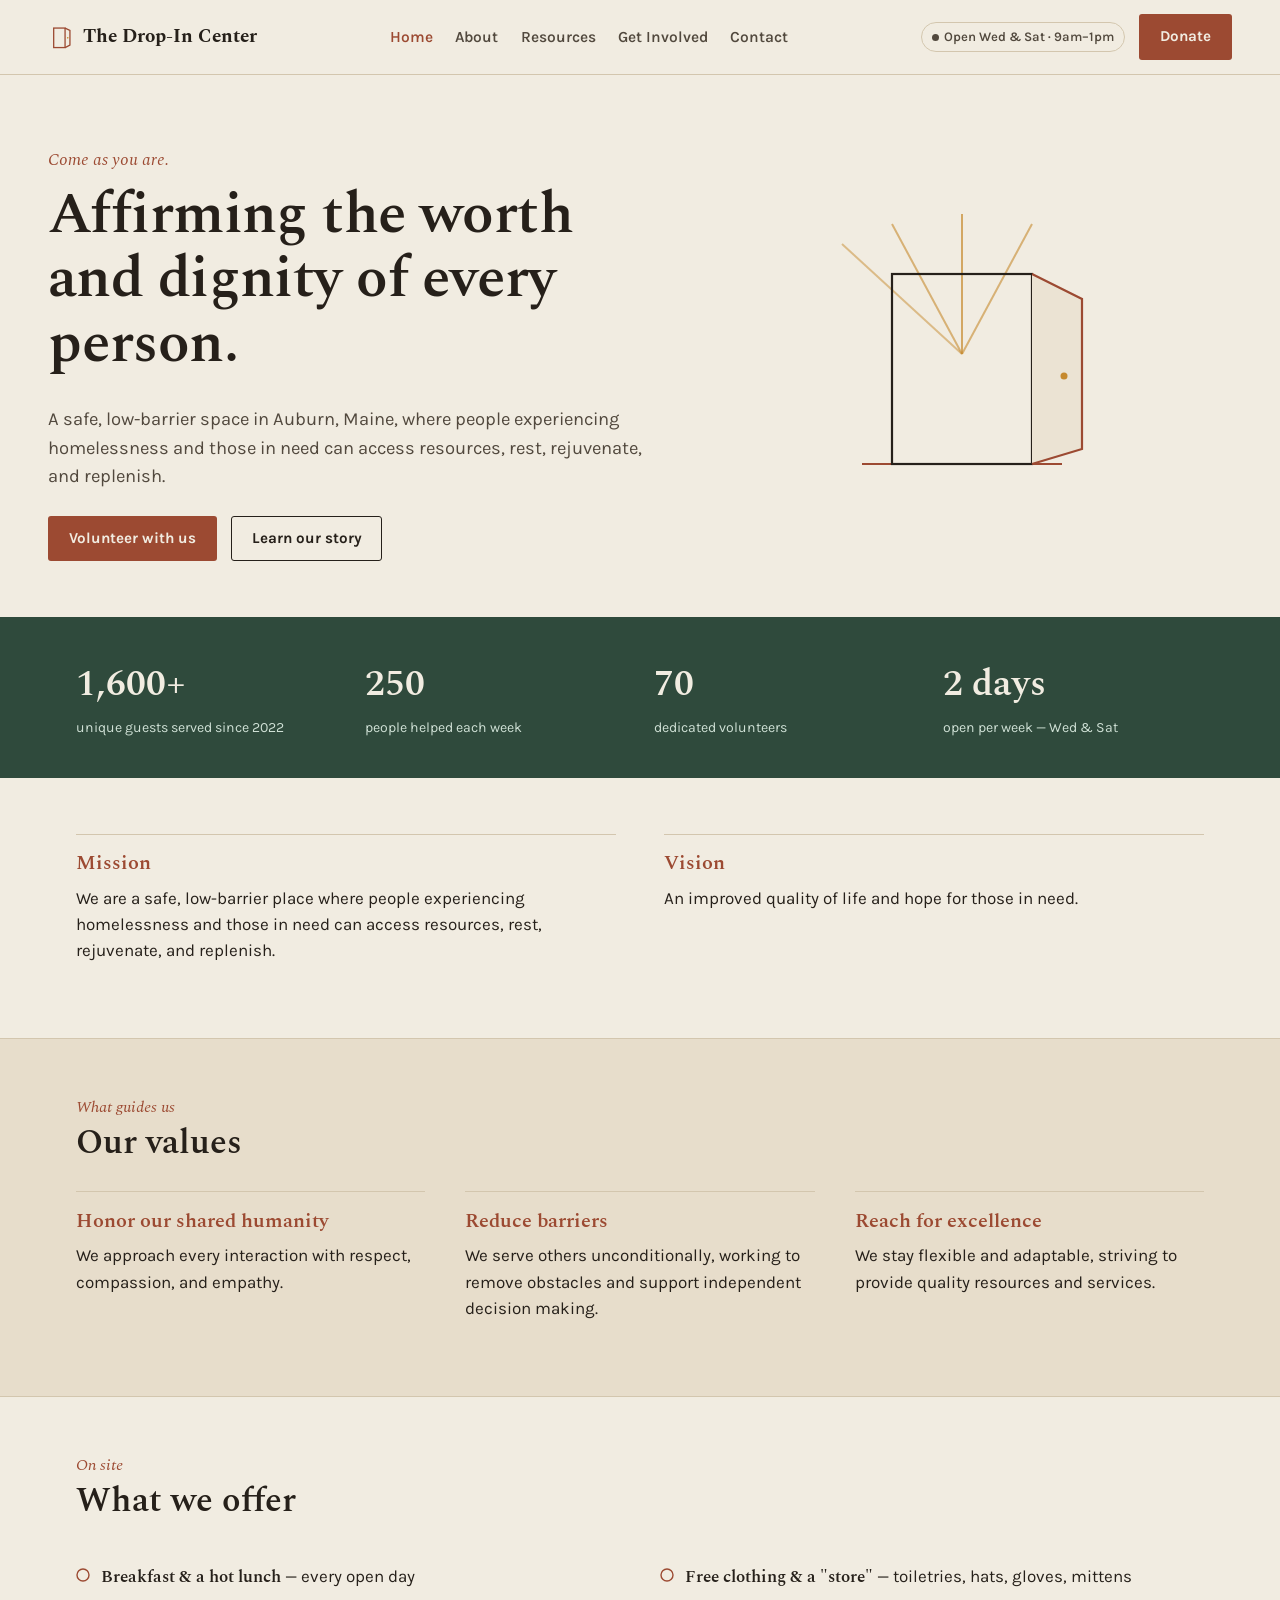
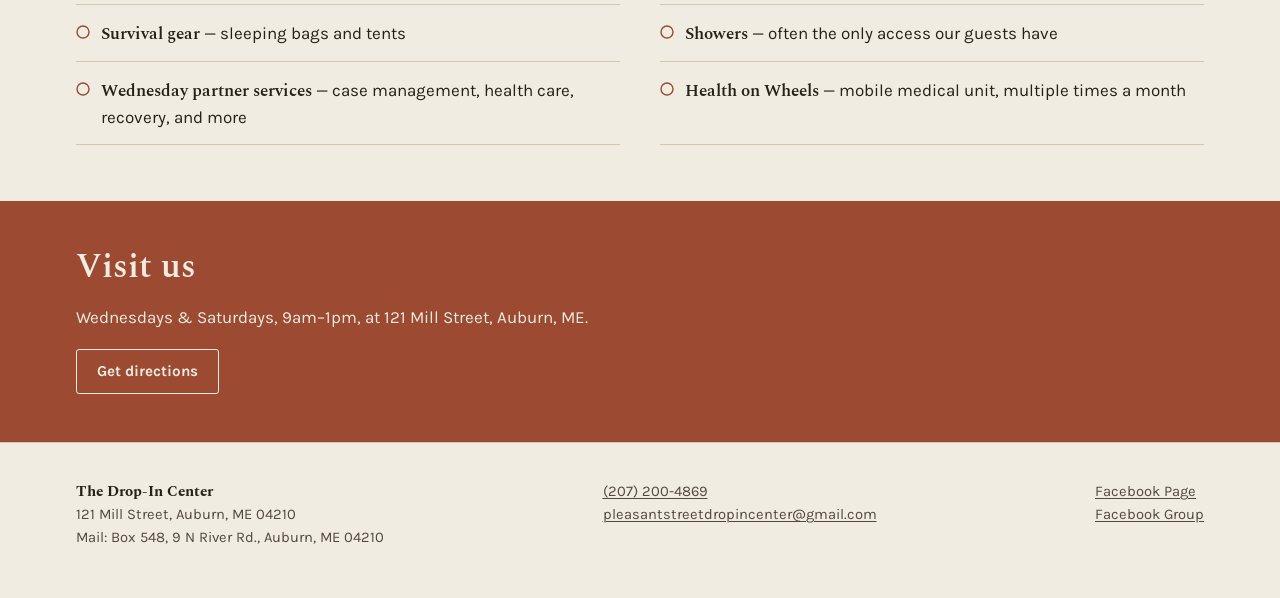
<file: index.html>
<!DOCTYPE html>
<html lang="en">
<head>
<meta charset="UTF-8">
<meta name="viewport" content="width=device-width, initial-scale=1">
<title>The Drop-In Center — Auburn, Maine</title>
<meta name="description" content="A low-barrier space in Auburn, Maine where people experiencing homelessness can access food, clothing, showers, and community resources. Open Wednesdays and Saturdays, 9am–1pm.">
<link rel="stylesheet" href="styles.css">
</head>
<body>
<a class="skip-link" href="#main">Skip to content</a>

<header class="site">
  <div class="wrap nav-row">
    <a class="wordmark" href="index.html">
      <svg viewBox="0 0 32 32" aria-hidden="true"><rect x="7" y="5" width="14" height="24" fill="none" stroke="#9C4A32" stroke-width="1.6"/><path d="M21 5 L27 8 L27 26 L21 29" fill="none" stroke="#9C4A32" stroke-width="1.6"/><circle cx="24.3" cy="17" r="1" fill="#C68A2E"/></svg>
      The Drop-In Center
    </a>
    <nav class="primary" aria-label="Primary">
      <a href="index.html" aria-current="page">Home</a>
      <a href="about.html">About</a>
      <a href="resources.html">Resources</a>
      <a href="get-involved.html">Get Involved</a>
      <a href="contact.html">Contact</a>
    </nav>
    <div class="nav-actions">
      <span class="status-pill" data-status-pill><span class="dot" aria-hidden="true"></span>Wed &amp; Sat, 9am–1pm</span>
      <a class="btn btn-brick" href="https://www.thedrop-incenter.org/donate">Donate</a>
    </div>
  </div>
</header>

<main id="main">

  <div class="wrap hero">
    <div>
      <p class="eyebrow-line">Come as you are.</p>
      <h1>Affirming the worth and dignity of every person.</h1>
      <p class="lede">A safe, low-barrier space in Auburn, Maine, where people experiencing homelessness and those in need can access resources, rest, rejuvenate, and replenish.</p>
      <div class="cta-row">
        <a class="btn btn-brick" href="get-involved.html">Volunteer with us</a>
        <a class="btn btn-line" href="about.html">Learn our story</a>
      </div>
    </div>
    <svg class="door-art" viewBox="0 0 320 300" role="img" aria-labelledby="doorTitle">
      <title id="doorTitle">Illustration of an open doorway with light spilling out</title>
      <g class="ray" opacity="0"><path d="M160 150 L40 40" stroke="#C68A2E" stroke-width="2" opacity="0.5"/></g>
      <g class="ray" opacity="0"><path d="M160 150 L90 20" stroke="#C68A2E" stroke-width="2" opacity="0.6"/></g>
      <g class="ray" opacity="0"><path d="M160 150 L160 10" stroke="#C68A2E" stroke-width="2" opacity="0.7"/></g>
      <g class="ray" opacity="0"><path d="M160 150 L230 20" stroke="#C68A2E" stroke-width="2" opacity="0.6"/></g>
      <path d="M60 260 L260 260" stroke="#9C4A32" stroke-width="2"/>
      <rect x="90" y="70" width="140" height="190" fill="none" stroke="#26201A" stroke-width="2.2"/>
      <path d="M230 70 L280 95 L280 245 L230 260" fill="#EBE3D3" stroke="#9C4A32" stroke-width="2.2"/>
      <circle cx="262" cy="172" r="3.5" fill="#C68A2E"/>
      <path d="M90 70 L230 70" stroke="#26201A" stroke-width="2.2"/>
    </svg>
  </div>

  <div class="stat-band">
    <div class="wrap stat-grid">
      <div><span class="num">1,600+</span><span class="label">unique guests served since 2022</span></div>
      <div><span class="num">250</span><span class="label">people helped each week</span></div>
      <div><span class="num">70</span><span class="label">dedicated volunteers</span></div>
      <div><span class="num">2 days</span><span class="label">open per week — Wed &amp; Sat</span></div>
    </div>
  </div>

  <section class="block">
    <div class="wrap two-col">
      <div class="value-item">
        <h3>Mission</h3>
        <p>We are a safe, low-barrier place where people experiencing homelessness and those in need can access resources, rest, rejuvenate, and replenish.</p>
      </div>
      <div class="value-item">
        <h3>Vision</h3>
        <p>An improved quality of life and hope for those in need.</p>
      </div>
    </div>
  </section>

  <section class="block tint bordered">
    <div class="wrap">
      <div class="section-head">
        <span class="kicker">What guides us</span>
        <h2>Our values</h2>
      </div>
      <div class="three-col">
        <div class="value-item">
          <h3>Honor our shared humanity</h3>
          <p>We approach every interaction with respect, compassion, and empathy.</p>
        </div>
        <div class="value-item">
          <h3>Reduce barriers</h3>
          <p>We serve others unconditionally, working to remove obstacles and support independent decision making.</p>
        </div>
        <div class="value-item">
          <h3>Reach for excellence</h3>
          <p>We stay flexible and adaptable, striving to provide quality resources and services.</p>
        </div>
      </div>
    </div>
  </section>

  <section class="block bordered">
    <div class="wrap">
      <div class="section-head">
        <span class="kicker">On site</span>
        <h2>What we offer</h2>
      </div>
      <ul class="offer-list">
        <li><svg viewBox="0 0 14 14" aria-hidden="true"><circle cx="7" cy="7" r="6" fill="none" stroke="#9C4A32" stroke-width="1.4"/></svg> <span><strong>Breakfast &amp; a hot lunch</strong> — every open day</span></li>
        <li><svg viewBox="0 0 14 14" aria-hidden="true"><circle cx="7" cy="7" r="6" fill="none" stroke="#9C4A32" stroke-width="1.4"/></svg> <span><strong>Free clothing &amp; a "store"</strong> — toiletries, hats, gloves, mittens</span></li>
        <li><svg viewBox="0 0 14 14" aria-hidden="true"><circle cx="7" cy="7" r="6" fill="none" stroke="#9C4A32" stroke-width="1.4"/></svg> <span><strong>Survival gear</strong> — sleeping bags and tents</span></li>
        <li><svg viewBox="0 0 14 14" aria-hidden="true"><circle cx="7" cy="7" r="6" fill="none" stroke="#9C4A32" stroke-width="1.4"/></svg> <span><strong>Showers</strong> — often the only access our guests have</span></li>
        <li><svg viewBox="0 0 14 14" aria-hidden="true"><circle cx="7" cy="7" r="6" fill="none" stroke="#9C4A32" stroke-width="1.4"/></svg> <span><strong>Wednesday partner services</strong> — case management, health care, recovery, and more</span></li>
        <li><svg viewBox="0 0 14 14" aria-hidden="true"><circle cx="7" cy="7" r="6" fill="none" stroke="#9C4A32" stroke-width="1.4"/></svg> <span><strong>Health on Wheels</strong> — mobile medical unit, multiple times a month</span></li>
      </ul>
    </div>
  </section>

  <div class="visit-band">
    <div class="wrap">
      <h2>Visit us</h2>
      <p class="lede">Wednesdays &amp; Saturdays, 9am–1pm, at 121 Mill Street, Auburn, ME.</p>
      <div class="cta-row">
        <a class="btn" style="border:1.5px solid var(--paper); color:var(--paper);" href="contact.html">Get directions</a>
      </div>
    </div>
  </div>

</main>

<footer class="site">
  <div class="wrap foot-grid">
    <div>
      <strong style="color:var(--ink); font-family:var(--serif);">The Drop-In Center</strong><br>
      121 Mill Street, Auburn, ME 04210<br>
      Mail: Box 548, 9 N River Rd., Auburn, ME 04210
    </div>
    <div>
      <a href="tel:2072004869">(207) 200-4869</a><br>
      <a href="mailto:pleasantstreetdropincenter@gmail.com">pleasantstreetdropincenter@gmail.com</a>
    </div>
    <div>
      <a href="https://www.facebook.com/pleasantstreetdropincenter">Facebook Page</a><br>
      <a href="https://www.facebook.com/groups/716529479663868">Facebook Group</a>
    </div>
  </div>
</footer>

<script src="status.js"></script>
</body>
</html>
</file>
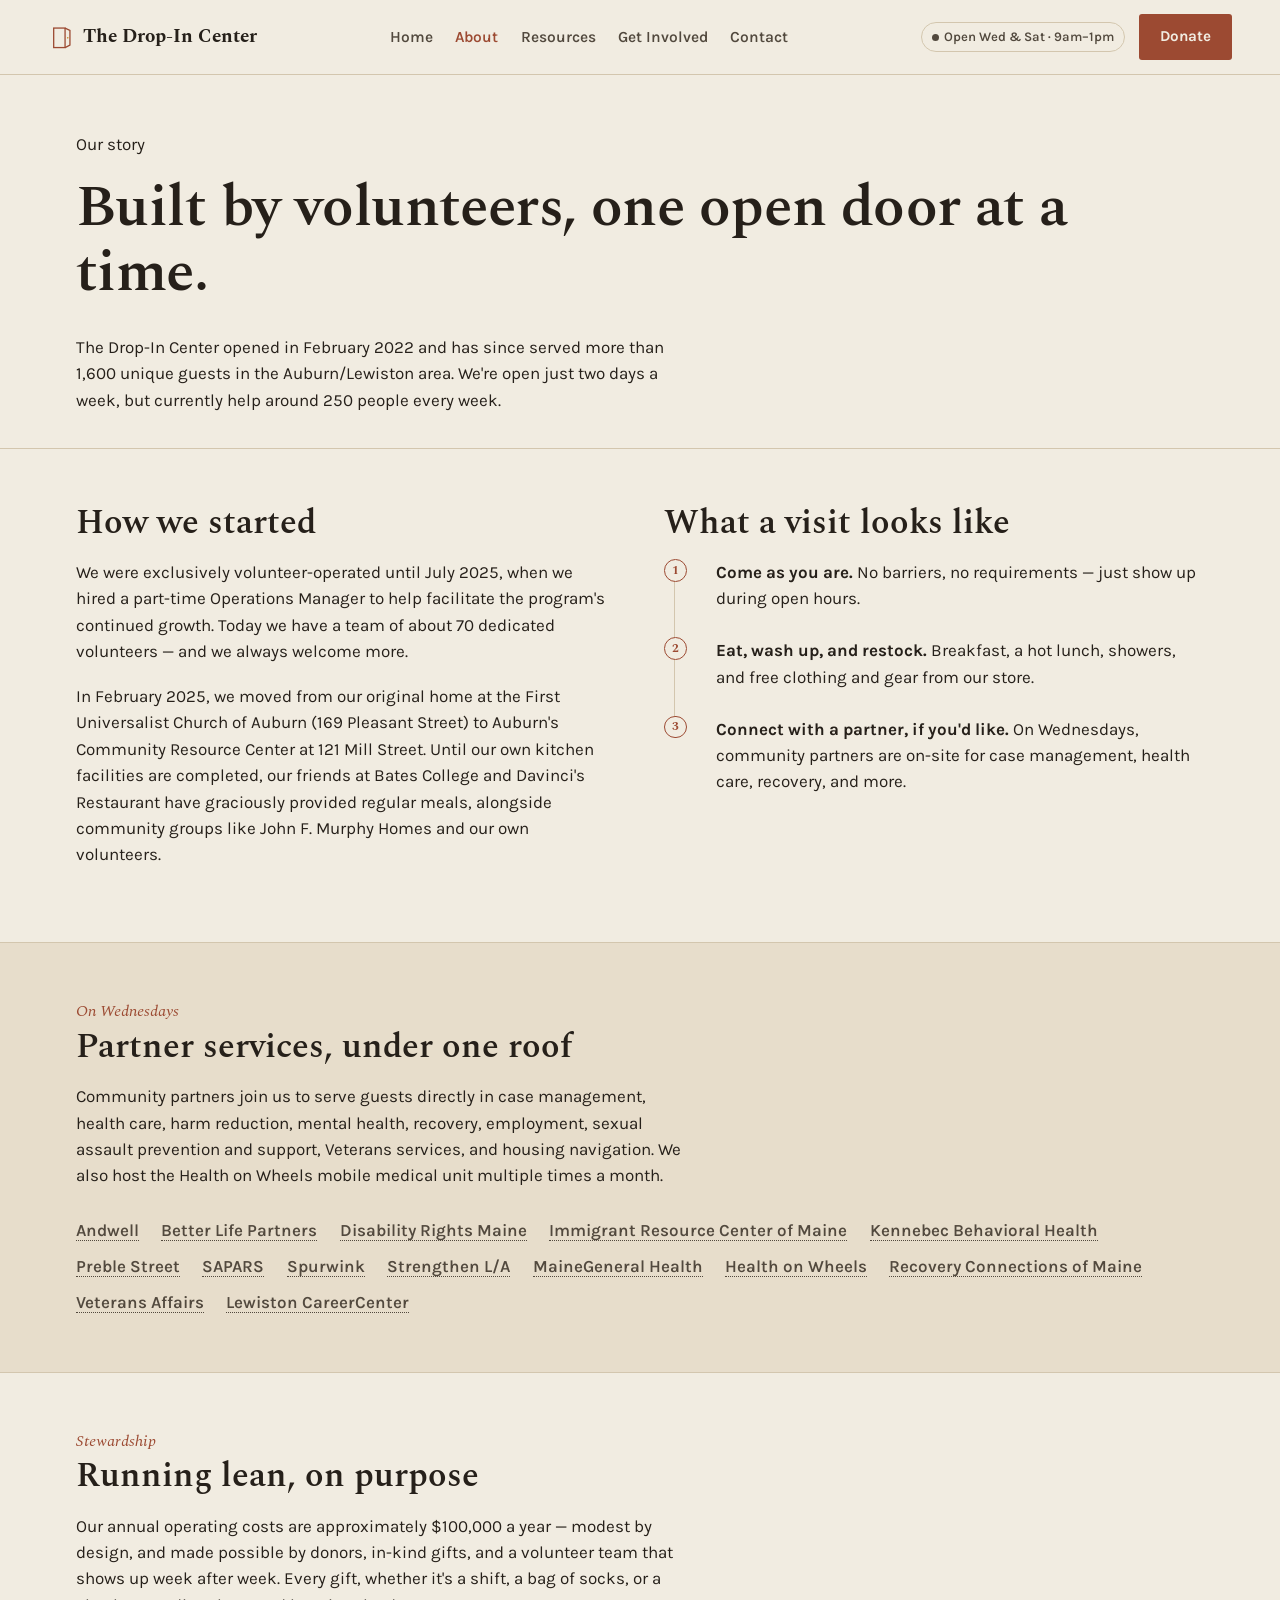
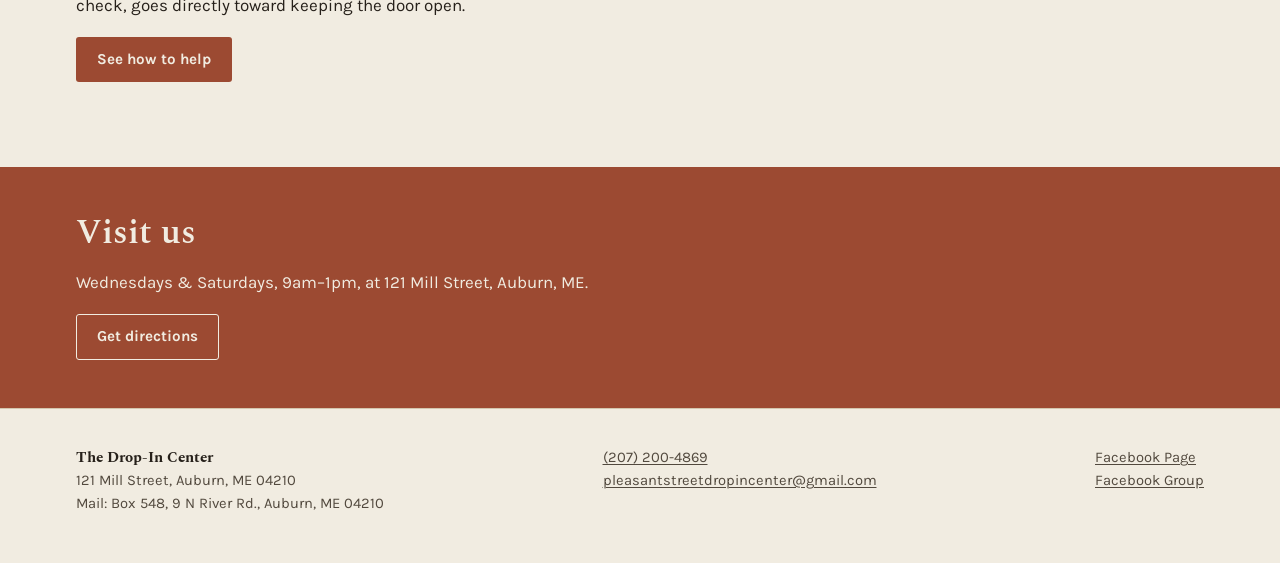
<file: about.html>
<!DOCTYPE html>
<html lang="en">
<head>
<meta charset="UTF-8">
<meta name="viewport" content="width=device-width, initial-scale=1">
<title>About — The Drop-In Center</title>
<meta name="description" content="The Drop-In Center's story: opened in 2022, moved to Auburn's Community Resource Center in 2025, and now served by a part-time Operations Manager and about 70 volunteers.">
<link rel="stylesheet" href="styles.css">
</head>
<body>
<a class="skip-link" href="#main">Skip to content</a>

<header class="site">
  <div class="wrap nav-row">
    <a class="wordmark" href="index.html">
      <svg viewBox="0 0 32 32" aria-hidden="true"><rect x="7" y="5" width="14" height="24" fill="none" stroke="#9C4A32" stroke-width="1.6"/><path d="M21 5 L27 8 L27 26 L21 29" fill="none" stroke="#9C4A32" stroke-width="1.6"/><circle cx="24.3" cy="17" r="1" fill="#C68A2E"/></svg>
      The Drop-In Center
    </a>
    <nav class="primary" aria-label="Primary">
      <a href="index.html">Home</a>
      <a href="about.html" aria-current="page">About</a>
      <a href="resources.html">Resources</a>
      <a href="get-involved.html">Get Involved</a>
      <a href="contact.html">Contact</a>
    </nav>
    <div class="nav-actions">
      <span class="status-pill" data-status-pill><span class="dot" aria-hidden="true"></span>Wed &amp; Sat, 9am–1pm</span>
      <a class="btn btn-brick" href="https://www.thedrop-incenter.org/donate">Donate</a>
    </div>
  </div>
</header>

<main id="main">

  <section class="block" style="padding-bottom:1rem;">
    <div class="wrap">
      <p class="eyebrow-line">Our story</p>
      <h1>Built by volunteers, one open door at a time.</h1>
      <p class="lede">The Drop-In Center opened in February 2022 and has since served more than 1,600 unique guests in the Auburn/Lewiston area. We're open just two days a week, but currently help around 250 people every week.</p>
    </div>
  </section>

  <section class="block bordered">
    <div class="wrap two-col">
      <div>
        <h2>How we started</h2>
        <p>We were exclusively volunteer-operated until July 2025, when we hired a part-time Operations Manager to help facilitate the program's continued growth. Today we have a team of about 70 dedicated volunteers — and we always welcome more.</p>
        <p>In February 2025, we moved from our original home at the First Universalist Church of Auburn (169 Pleasant Street) to Auburn's Community Resource Center at 121 Mill Street. Until our own kitchen facilities are completed, our friends at Bates College and Davinci's Restaurant have graciously provided regular meals, alongside community groups like John F. Murphy Homes and our own volunteers.</p>
      </div>
      <div>
        <h2>What a visit looks like</h2>
        <ol class="sequence">
          <li><strong>Come as you are.</strong> No barriers, no requirements — just show up during open hours.</li>
          <li><strong>Eat, wash up, and restock.</strong> Breakfast, a hot lunch, showers, and free clothing and gear from our store.</li>
          <li><strong>Connect with a partner, if you'd like.</strong> On Wednesdays, community partners are on-site for case management, health care, recovery, and more.</li>
        </ol>
      </div>
    </div>
  </section>

  <section class="block tint bordered">
    <div class="wrap">
      <div class="section-head">
        <span class="kicker">On Wednesdays</span>
        <h2>Partner services, under one roof</h2>
        <p>Community partners join us to serve guests directly in case management, health care, harm reduction, mental health, recovery, employment, sexual assault prevention and support, Veterans services, and housing navigation. We also host the Health on Wheels mobile medical unit multiple times a month.</p>
      </div>
      <ul class="partner-list">
        <li><a href="https://andwell.org/health-services/cct/">Andwell</a></li>
        <li><a href="https://betterlifepartners.com/">Better Life Partners</a></li>
        <li><a href="https://drme.org/">Disability Rights Maine</a></li>
        <li><a href="https://ircofmaine.org/">Immigrant Resource Center of Maine</a></li>
        <li><a href="https://www.kbhmaine.org/">Kennebec Behavioral Health</a></li>
        <li><a href="https://www.preblestreet.org/">Preble Street</a></li>
        <li><a href="https://www.sapars.org/">SAPARS</a></li>
        <li><a href="https://spurwink.org/">Spurwink</a></li>
        <li><a href="https://strengthenla.org/">Strengthen L/A</a></li>
        <li><a href="https://www.mainegeneral.org/about-us/community-health/harm-reduction/">MaineGeneral Health</a></li>
        <li><a href="https://mainefamilyplanning.org/health-on-wheels/">Health on Wheels</a></li>
        <li><a href="https://recoveryconnectionsme.com/">Recovery Connections of Maine</a></li>
        <li><a href="https://www.va.gov/homeless/">Veterans Affairs</a></li>
        <li><a href="https://www.mainecareercenter.com/">Lewiston CareerCenter</a></li>
      </ul>
    </div>
  </section>

  <section class="block bordered">
    <div class="wrap">
      <div class="section-head">
        <span class="kicker">Stewardship</span>
        <h2>Running lean, on purpose</h2>
        <p>Our annual operating costs are approximately $100,000 a year — modest by design, and made possible by donors, in-kind gifts, and a volunteer team that shows up week after week. Every gift, whether it's a shift, a bag of socks, or a check, goes directly toward keeping the door open.</p>
        <a class="btn btn-brick" href="get-involved.html">See how to help</a>
      </div>
    </div>
  </section>

  <div class="visit-band">
    <div class="wrap">
      <h2>Visit us</h2>
      <p class="lede">Wednesdays &amp; Saturdays, 9am–1pm, at 121 Mill Street, Auburn, ME.</p>
      <div class="cta-row">
        <a class="btn" style="border:1.5px solid var(--paper); color:var(--paper);" href="contact.html">Get directions</a>
      </div>
    </div>
  </div>

</main>

<footer class="site">
  <div class="wrap foot-grid">
    <div>
      <strong style="color:var(--ink); font-family:var(--serif);">The Drop-In Center</strong><br>
      121 Mill Street, Auburn, ME 04210<br>
      Mail: Box 548, 9 N River Rd., Auburn, ME 04210
    </div>
    <div>
      <a href="tel:2072004869">(207) 200-4869</a><br>
      <a href="mailto:pleasantstreetdropincenter@gmail.com">pleasantstreetdropincenter@gmail.com</a>
    </div>
    <div>
      <a href="https://www.facebook.com/pleasantstreetdropincenter">Facebook Page</a><br>
      <a href="https://www.facebook.com/groups/716529479663868">Facebook Group</a>
    </div>
  </div>
</footer>

<script src="status.js"></script>
</body>
</html>
</file>
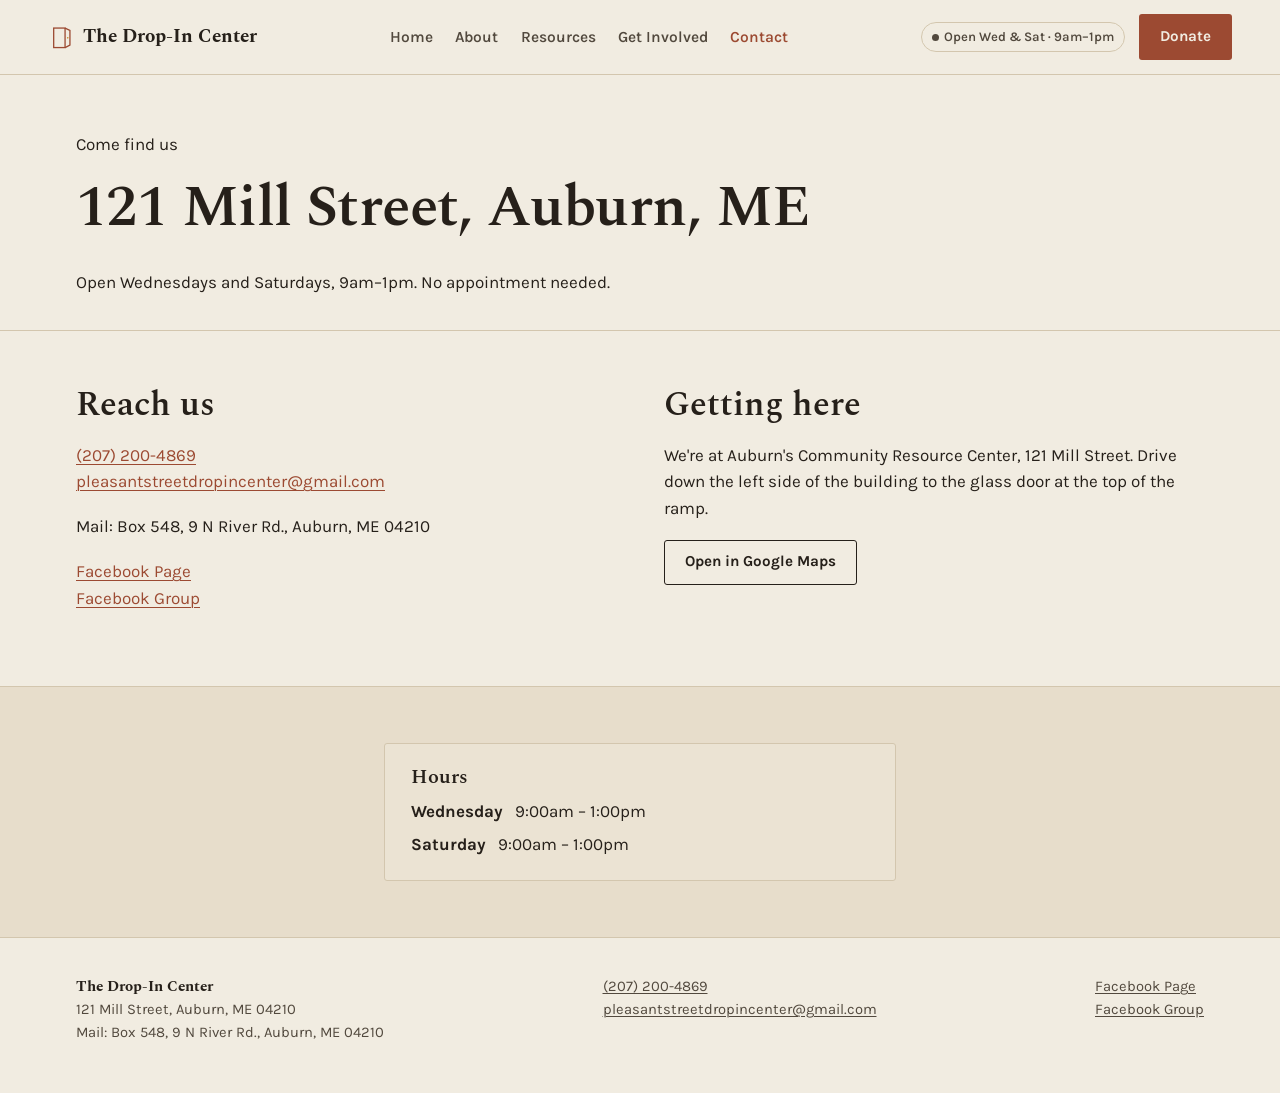
<file: contact.html>
<!DOCTYPE html>
<html lang="en">
<head>
<meta charset="UTF-8">
<meta name="viewport" content="width=device-width, initial-scale=1">
<title>Contact — The Drop-In Center</title>
<meta name="description" content="Visit The Drop-In Center at 121 Mill Street, Auburn, Maine — open Wednesdays and Saturdays, 9am–1pm.">
<link rel="stylesheet" href="styles.css">
</head>
<body>
<a class="skip-link" href="#main">Skip to content</a>

<header class="site">
  <div class="wrap nav-row">
    <a class="wordmark" href="index.html">
      <svg viewBox="0 0 32 32" aria-hidden="true"><rect x="7" y="5" width="14" height="24" fill="none" stroke="#9C4A32" stroke-width="1.6"/><path d="M21 5 L27 8 L27 26 L21 29" fill="none" stroke="#9C4A32" stroke-width="1.6"/><circle cx="24.3" cy="17" r="1" fill="#C68A2E"/></svg>
      The Drop-In Center
    </a>
    <nav class="primary" aria-label="Primary">
      <a href="index.html">Home</a>
      <a href="about.html">About</a>
      <a href="resources.html">Resources</a>
      <a href="get-involved.html">Get Involved</a>
      <a href="contact.html" aria-current="page">Contact</a>
    </nav>
    <div class="nav-actions">
      <span class="status-pill" data-status-pill><span class="dot" aria-hidden="true"></span>Wed &amp; Sat, 9am–1pm</span>
      <a class="btn btn-brick" href="https://www.thedrop-incenter.org/donate">Donate</a>
    </div>
  </div>
</header>

<main id="main">

  <section class="block" style="padding-bottom:1rem;">
    <div class="wrap">
      <p class="eyebrow-line">Come find us</p>
      <h1>121 Mill Street, Auburn, ME</h1>
      <p class="lede">Open Wednesdays and Saturdays, 9am–1pm. No appointment needed.</p>
    </div>
  </section>

  <section class="block bordered">
    <div class="wrap two-col">
      <div>
        <h2>Reach us</h2>
        <p><a href="tel:2072004869">(207) 200-4869</a><br>
        <a href="mailto:pleasantstreetdropincenter@gmail.com">pleasantstreetdropincenter@gmail.com</a></p>
        <p>Mail: Box 548, 9 N River Rd., Auburn, ME 04210</p>
        <p><a href="https://www.facebook.com/pleasantstreetdropincenter">Facebook Page</a><br>
        <a href="https://www.facebook.com/groups/716529479663868">Facebook Group</a></p>
      </div>
      <div>
        <h2>Getting here</h2>
        <p>We're at Auburn's Community Resource Center, 121 Mill Street. Drive down the left side of the building to the glass door at the top of the ramp.</p>
        <a class="btn btn-line" href="https://maps.app.goo.gl/B2y8VgGGbKL4268x7">Open in Google Maps</a>
      </div>
    </div>
  </section>

  <section class="block tint bordered">
    <div class="wrap resource-card" style="max-width:32rem;">
      <h3 style="margin-top:0;">Hours</h3>
      <p style="margin-bottom:0.4rem;"><strong>Wednesday</strong> &nbsp; 9:00am – 1:00pm</p>
      <p style="margin-bottom:0;"><strong>Saturday</strong> &nbsp; 9:00am – 1:00pm</p>
    </div>
  </section>

</main>

<footer class="site">
  <div class="wrap foot-grid">
    <div>
      <strong style="color:var(--ink); font-family:var(--serif);">The Drop-In Center</strong><br>
      121 Mill Street, Auburn, ME 04210<br>
      Mail: Box 548, 9 N River Rd., Auburn, ME 04210
    </div>
    <div>
      <a href="tel:2072004869">(207) 200-4869</a><br>
      <a href="mailto:pleasantstreetdropincenter@gmail.com">pleasantstreetdropincenter@gmail.com</a>
    </div>
    <div>
      <a href="https://www.facebook.com/pleasantstreetdropincenter">Facebook Page</a><br>
      <a href="https://www.facebook.com/groups/716529479663868">Facebook Group</a>
    </div>
  </div>
</footer>

<script src="status.js"></script>
</body>
</html>
</file>
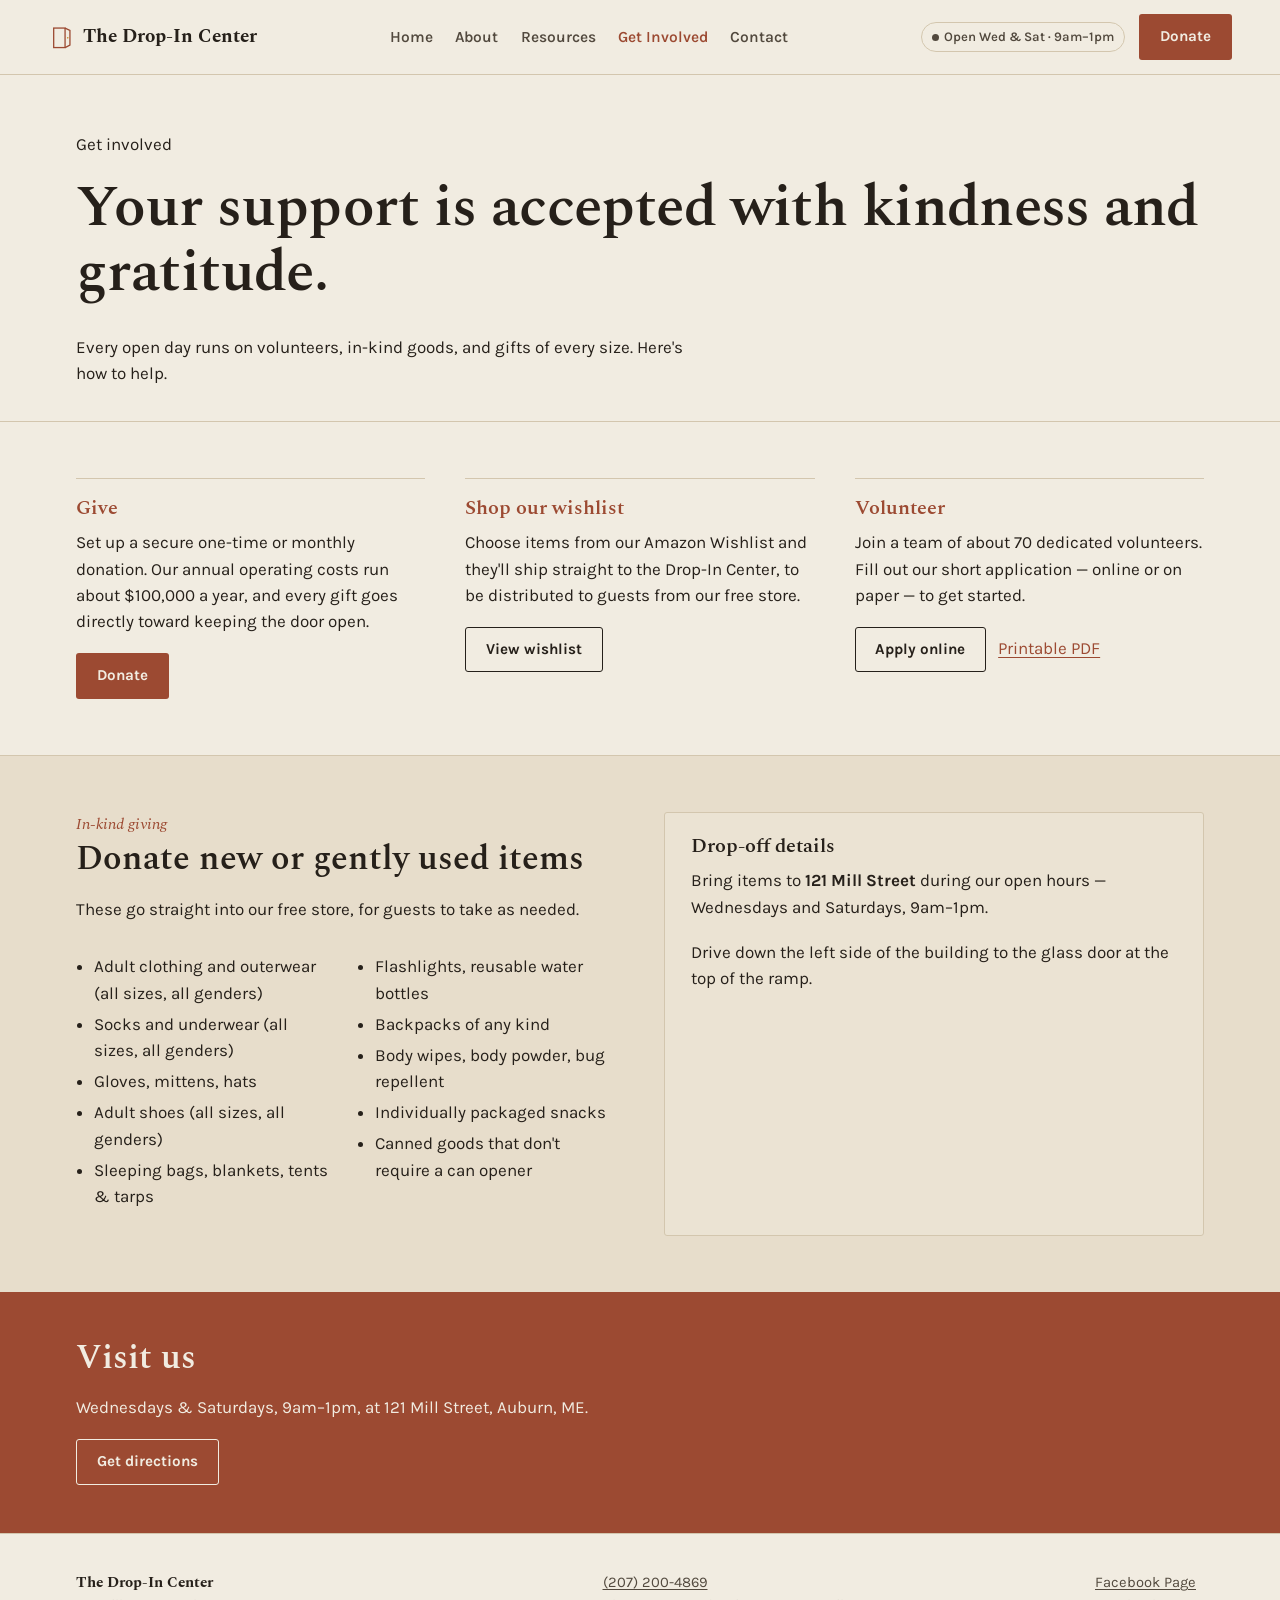
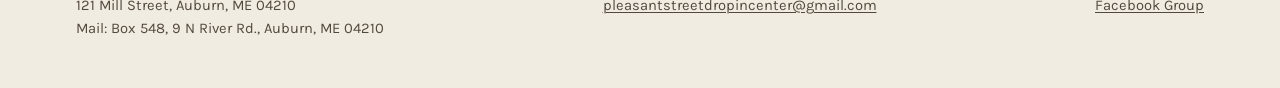
<file: get-involved.html>
<!DOCTYPE html>
<html lang="en">
<head>
<meta charset="UTF-8">
<meta name="viewport" content="width=device-width, initial-scale=1">
<title>Get Involved — The Drop-In Center</title>
<meta name="description" content="Volunteer, donate, or give in-kind items to The Drop-In Center in Auburn, Maine.">
<link rel="stylesheet" href="styles.css">
</head>
<body>
<a class="skip-link" href="#main">Skip to content</a>

<header class="site">
  <div class="wrap nav-row">
    <a class="wordmark" href="index.html">
      <svg viewBox="0 0 32 32" aria-hidden="true"><rect x="7" y="5" width="14" height="24" fill="none" stroke="#9C4A32" stroke-width="1.6"/><path d="M21 5 L27 8 L27 26 L21 29" fill="none" stroke="#9C4A32" stroke-width="1.6"/><circle cx="24.3" cy="17" r="1" fill="#C68A2E"/></svg>
      The Drop-In Center
    </a>
    <nav class="primary" aria-label="Primary">
      <a href="index.html">Home</a>
      <a href="about.html">About</a>
      <a href="resources.html">Resources</a>
      <a href="get-involved.html" aria-current="page">Get Involved</a>
      <a href="contact.html">Contact</a>
    </nav>
    <div class="nav-actions">
      <span class="status-pill" data-status-pill><span class="dot" aria-hidden="true"></span>Wed &amp; Sat, 9am–1pm</span>
      <a class="btn btn-brick" href="https://www.thedrop-incenter.org/donate">Donate</a>
    </div>
  </div>
</header>

<main id="main">

  <section class="block" style="padding-bottom:1rem;">
    <div class="wrap">
      <p class="eyebrow-line">Get involved</p>
      <h1>Your support is accepted with kindness and gratitude.</h1>
      <p class="lede">Every open day runs on volunteers, in-kind goods, and gifts of every size. Here's how to help.</p>
    </div>
  </section>

  <section class="block bordered">
    <div class="wrap three-col">
      <div class="value-item">
        <h3>Give</h3>
        <p>Set up a secure one-time or monthly donation. Our annual operating costs run about $100,000 a year, and every gift goes directly toward keeping the door open.</p>
        <a class="btn btn-brick" href="https://www.thedrop-incenter.org/donate">Donate</a>
      </div>
      <div class="value-item">
        <h3>Shop our wishlist</h3>
        <p>Choose items from our Amazon Wishlist and they'll ship straight to the Drop-In Center, to be distributed to guests from our free store.</p>
        <a class="btn btn-line" href="https://www.amazon.com/hz/wishlist/ls/2NQD7D8H6L6H7?ref_=wl_share">View wishlist</a>
      </div>
      <div class="value-item">
        <h3>Volunteer</h3>
        <p>Join a team of about 70 dedicated volunteers. Fill out our short application — online or on paper — to get started.</p>
        <a class="btn btn-line" href="https://forms.gle/aZ3QqwRjTPQt4UV96">Apply online</a>
        &nbsp; <a href="https://www.thedrop-incenter.org/s/DIC-volunteer-application-updated-7192026.pdf">Printable PDF</a>
      </div>
    </div>
  </section>

  <section class="block tint bordered">
    <div class="wrap two-col">
      <div>
        <div class="section-head">
          <span class="kicker">In-kind giving</span>
          <h2>Donate new or gently used items</h2>
          <p>These go straight into our free store, for guests to take as needed.</p>
        </div>
        <ul class="item-list">
          <li>Adult clothing and outerwear (all sizes, all genders)</li>
          <li>Socks and underwear (all sizes, all genders)</li>
          <li>Gloves, mittens, hats</li>
          <li>Adult shoes (all sizes, all genders)</li>
          <li>Sleeping bags, blankets, tents &amp; tarps</li>
          <li>Flashlights, reusable water bottles</li>
          <li>Backpacks of any kind</li>
          <li>Body wipes, body powder, bug repellent</li>
          <li>Individually packaged snacks</li>
          <li>Canned goods that don't require a can opener</li>
        </ul>
      </div>
      <div class="resource-card">
        <h3 style="margin-top:0;">Drop-off details</h3>
        <p>Bring items to <strong>121 Mill Street</strong> during our open hours — Wednesdays and Saturdays, 9am–1pm.</p>
        <p style="margin-bottom:0;">Drive down the left side of the building to the glass door at the top of the ramp.</p>
      </div>
    </div>
  </section>

  <div class="visit-band">
    <div class="wrap">
      <h2>Visit us</h2>
      <p class="lede">Wednesdays &amp; Saturdays, 9am–1pm, at 121 Mill Street, Auburn, ME.</p>
      <div class="cta-row">
        <a class="btn" style="border:1.5px solid var(--paper); color:var(--paper);" href="contact.html">Get directions</a>
      </div>
    </div>
  </div>

</main>

<footer class="site">
  <div class="wrap foot-grid">
    <div>
      <strong style="color:var(--ink); font-family:var(--serif);">The Drop-In Center</strong><br>
      121 Mill Street, Auburn, ME 04210<br>
      Mail: Box 548, 9 N River Rd., Auburn, ME 04210
    </div>
    <div>
      <a href="tel:2072004869">(207) 200-4869</a><br>
      <a href="mailto:pleasantstreetdropincenter@gmail.com">pleasantstreetdropincenter@gmail.com</a>
    </div>
    <div>
      <a href="https://www.facebook.com/pleasantstreetdropincenter">Facebook Page</a><br>
      <a href="https://www.facebook.com/groups/716529479663868">Facebook Group</a>
    </div>
  </div>
</footer>

<script src="status.js"></script>
</body>
</html>
</file>
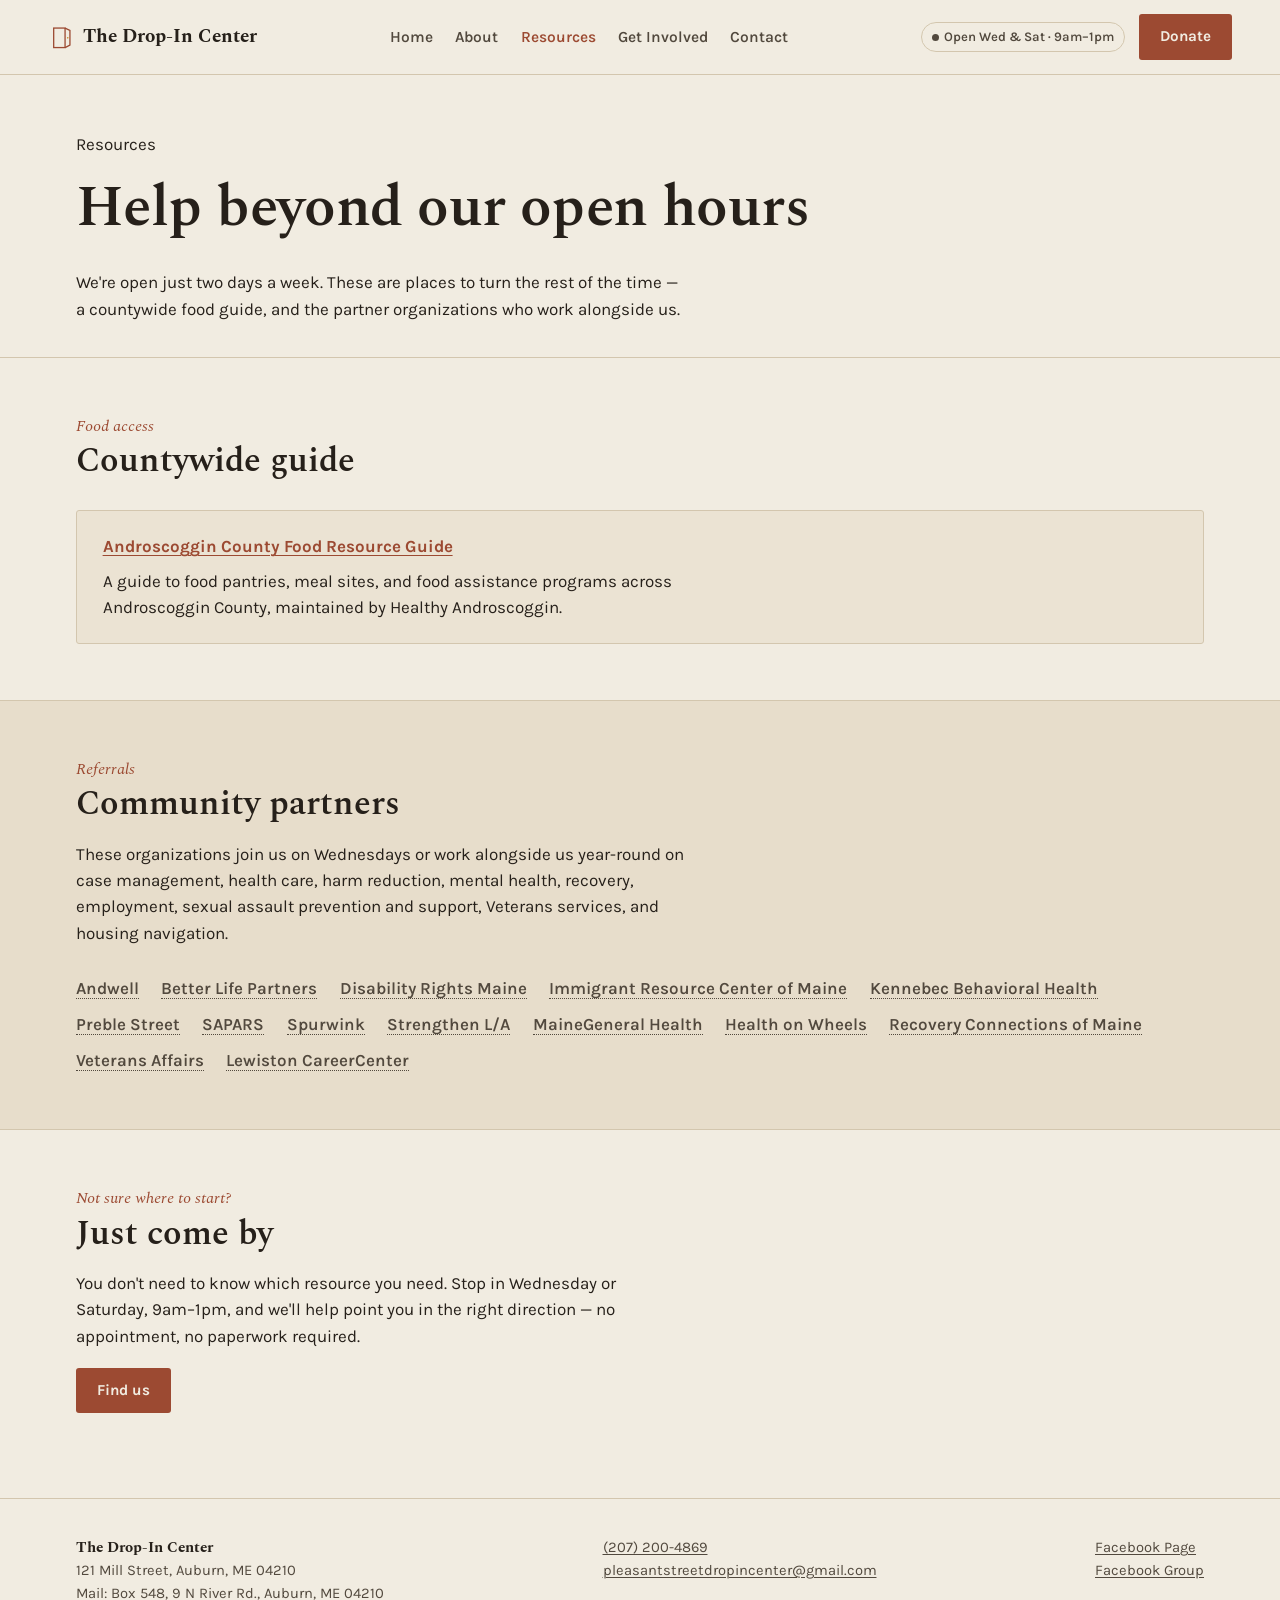
<file: resources.html>
<!DOCTYPE html>
<html lang="en">
<head>
<meta charset="UTF-8">
<meta name="viewport" content="width=device-width, initial-scale=1">
<title>Resources — The Drop-In Center</title>
<meta name="description" content="Referral resources from The Drop-In Center, including a countywide food resource guide and our community partner network.">
<link rel="stylesheet" href="styles.css">
</head>
<body>
<a class="skip-link" href="#main">Skip to content</a>

<header class="site">
  <div class="wrap nav-row">
    <a class="wordmark" href="index.html">
      <svg viewBox="0 0 32 32" aria-hidden="true"><rect x="7" y="5" width="14" height="24" fill="none" stroke="#9C4A32" stroke-width="1.6"/><path d="M21 5 L27 8 L27 26 L21 29" fill="none" stroke="#9C4A32" stroke-width="1.6"/><circle cx="24.3" cy="17" r="1" fill="#C68A2E"/></svg>
      The Drop-In Center
    </a>
    <nav class="primary" aria-label="Primary">
      <a href="index.html">Home</a>
      <a href="about.html">About</a>
      <a href="resources.html" aria-current="page">Resources</a>
      <a href="get-involved.html">Get Involved</a>
      <a href="contact.html">Contact</a>
    </nav>
    <div class="nav-actions">
      <span class="status-pill" data-status-pill><span class="dot" aria-hidden="true"></span>Wed &amp; Sat, 9am–1pm</span>
      <a class="btn btn-brick" href="https://www.thedrop-incenter.org/donate">Donate</a>
    </div>
  </div>
</header>

<main id="main">

  <section class="block" style="padding-bottom:1rem;">
    <div class="wrap">
      <p class="eyebrow-line">Resources</p>
      <h1>Help beyond our open hours</h1>
      <p class="lede">We're open just two days a week. These are places to turn the rest of the time — a countywide food guide, and the partner organizations who work alongside us.</p>
    </div>
  </section>

  <section class="block bordered">
    <div class="wrap">
      <div class="section-head">
        <span class="kicker">Food access</span>
        <h2>Countywide guide</h2>
      </div>
      <div class="resource-card">
        <a href="https://healthyandroscoggin.org/andro-county-food-resources">Androscoggin County Food Resource Guide</a>
        <p style="margin-top:0.5rem; margin-bottom:0;">A guide to food pantries, meal sites, and food assistance programs across Androscoggin County, maintained by Healthy Androscoggin.</p>
      </div>
    </div>
  </section>

  <section class="block tint bordered">
    <div class="wrap">
      <div class="section-head">
        <span class="kicker">Referrals</span>
        <h2>Community partners</h2>
        <p>These organizations join us on Wednesdays or work alongside us year-round on case management, health care, harm reduction, mental health, recovery, employment, sexual assault prevention and support, Veterans services, and housing navigation.</p>
      </div>
      <ul class="partner-list">
        <li><a href="https://andwell.org/health-services/cct/">Andwell</a></li>
        <li><a href="https://betterlifepartners.com/">Better Life Partners</a></li>
        <li><a href="https://drme.org/">Disability Rights Maine</a></li>
        <li><a href="https://ircofmaine.org/">Immigrant Resource Center of Maine</a></li>
        <li><a href="https://www.kbhmaine.org/">Kennebec Behavioral Health</a></li>
        <li><a href="https://www.preblestreet.org/">Preble Street</a></li>
        <li><a href="https://www.sapars.org/">SAPARS</a></li>
        <li><a href="https://spurwink.org/">Spurwink</a></li>
        <li><a href="https://strengthenla.org/">Strengthen L/A</a></li>
        <li><a href="https://www.mainegeneral.org/about-us/community-health/harm-reduction/">MaineGeneral Health</a></li>
        <li><a href="https://mainefamilyplanning.org/health-on-wheels/">Health on Wheels</a></li>
        <li><a href="https://recoveryconnectionsme.com/">Recovery Connections of Maine</a></li>
        <li><a href="https://www.va.gov/homeless/">Veterans Affairs</a></li>
        <li><a href="https://www.mainecareercenter.com/">Lewiston CareerCenter</a></li>
      </ul>
    </div>
  </section>

  <section class="block bordered">
    <div class="wrap">
      <div class="section-head">
        <span class="kicker">Not sure where to start?</span>
        <h2>Just come by</h2>
        <p>You don't need to know which resource you need. Stop in Wednesday or Saturday, 9am–1pm, and we'll help point you in the right direction — no appointment, no paperwork required.</p>
        <a class="btn btn-brick" href="contact.html">Find us</a>
      </div>
    </div>
  </section>

</main>

<footer class="site">
  <div class="wrap foot-grid">
    <div>
      <strong style="color:var(--ink); font-family:var(--serif);">The Drop-In Center</strong><br>
      121 Mill Street, Auburn, ME 04210<br>
      Mail: Box 548, 9 N River Rd., Auburn, ME 04210
    </div>
    <div>
      <a href="tel:2072004869">(207) 200-4869</a><br>
      <a href="mailto:pleasantstreetdropincenter@gmail.com">pleasantstreetdropincenter@gmail.com</a>
    </div>
    <div>
      <a href="https://www.facebook.com/pleasantstreetdropincenter">Facebook Page</a><br>
      <a href="https://www.facebook.com/groups/716529479663868">Facebook Group</a>
    </div>
  </div>
</footer>

<script src="status.js"></script>
</body>
</html>
</file>
<file: styles.css>
/* The Drop-In Center — shared styles
   Palette drawn from Auburn/Lewiston's brick mill buildings and Maine pine,
   with a warm lamplight gold standing in for the "open door" the center offers. */

@import url('https://fonts.googleapis.com/css2?family=Spectral:wght@400;500;600;700&family=Karla:wght@400;500;600;700&display=swap');

:root {
  --paper: #F1ECE1;
  --paper-dim: #E7DDCB;
  --card: #EBE3D3;
  --ink: #26201A;
  --ink-soft: #52493E;
  --brick: #9C4A32;
  --brick-dark: #7C3A26;
  --pine: #2F4A3C;
  --pine-dark: #21362B;
  --gold: #C68A2E;
  --line: #D3C6AE;

  --serif: 'Spectral', Georgia, 'Times New Roman', serif;
  --sans: 'Karla', -apple-system, BlinkMacSystemFont, 'Segoe UI', sans-serif;

  --max: 74rem;
  --measure: 38rem;
}

* { box-sizing: border-box; }
html { scroll-behavior: smooth; }

body {
  margin: 0;
  background: var(--paper);
  color: var(--ink);
  font-family: var(--sans);
  font-size: 1.0625rem;
  line-height: 1.55;
  -webkit-font-smoothing: antialiased;
}

img, svg { max-width: 100%; display: block; }

a {
  color: var(--brick);
  text-decoration-thickness: 1px;
  text-underline-offset: 0.15em;
}
a:hover { color: var(--brick-dark); }

a:focus-visible, button:focus-visible {
  outline: 2px solid var(--pine);
  outline-offset: 3px;
}

h1, h2, h3 {
  font-family: var(--serif);
  font-weight: 600;
  line-height: 1.12;
  margin: 0 0 0.5em;
  color: var(--ink);
}

h1 { font-size: clamp(2.4rem, 5vw, 3.6rem); letter-spacing: -0.01em; }
h2 { font-size: clamp(1.6rem, 3vw, 2.1rem); }
h3 { font-size: 1.25rem; font-weight: 600; }

p { margin: 0 0 1.1em; max-width: var(--measure); }
p.wide { max-width: none; }

.skip-link {
  position: absolute;
  left: -999px;
  top: 0;
  background: var(--pine);
  color: var(--paper);
  padding: 0.75em 1.25em;
  z-index: 100;
}
.skip-link:focus { left: 1rem; top: 1rem; }

/* ---------- layout shell ---------- */
.wrap { max-width: var(--max); margin: 0 auto; padding: 0 1.75rem; }

header.site {
  position: sticky;
  top: 0;
  z-index: 20;
  background: rgba(241, 236, 225, 0.94);
  backdrop-filter: blur(6px);
  border-bottom: 1px solid var(--line);
}

.nav-row {
  display: flex;
  align-items: center;
  justify-content: space-between;
  gap: 1.25rem;
  padding: 0.9rem 0;
  flex-wrap: wrap;
}

.wordmark {
  font-family: var(--serif);
  font-weight: 700;
  font-size: 1.2rem;
  color: var(--ink);
  text-decoration: none;
  display: flex;
  align-items: center;
  gap: 0.55rem;
}
.wordmark svg { width: 26px; height: 26px; flex-shrink: 0; }

nav.primary {
  display: flex;
  align-items: center;
  gap: 1.4rem;
  flex-wrap: wrap;
}
nav.primary a {
  color: var(--ink-soft);
  text-decoration: none;
  font-weight: 600;
  font-size: 0.97rem;
}
nav.primary a:hover, nav.primary a[aria-current="page"] { color: var(--brick); }

.nav-actions { display: flex; align-items: center; gap: 0.9rem; }

.status-pill {
  display: inline-flex;
  align-items: center;
  gap: 0.4em;
  font-size: 0.82rem;
  font-weight: 600;
  padding: 0.32em 0.75em;
  border-radius: 99px;
  border: 1px solid var(--line);
  color: var(--ink-soft);
  white-space: nowrap;
}
.status-pill .dot {
  width: 7px; height: 7px; border-radius: 50%;
  background: var(--ink-soft);
}
.status-pill.is-open { border-color: var(--pine); color: var(--pine-dark); }
.status-pill.is-open .dot { background: var(--pine); }

.btn {
  display: inline-block;
  font-family: var(--sans);
  font-weight: 700;
  font-size: 0.95rem;
  padding: 0.65em 1.3em;
  border-radius: 3px;
  text-decoration: none;
  border: 1.5px solid transparent;
}
.btn-brick { background: var(--brick); color: var(--paper); }
.btn-brick:hover { background: var(--brick-dark); color: var(--paper); }
.btn-line { border-color: var(--ink); color: var(--ink); }
.btn-line:hover { border-color: var(--pine); color: var(--pine-dark); }

/* ---------- hero ---------- */
.hero {
  padding: 4.5rem 0 3.5rem;
  display: grid;
  grid-template-columns: 1.1fr 1fr;
  gap: 3rem;
  align-items: center;
}
.hero .eyebrow-line {
  font-family: var(--serif);
  font-style: italic;
  color: var(--brick);
  font-size: 1.05rem;
  margin-bottom: 0.6rem;
}
.hero p.lede { font-size: 1.15rem; color: var(--ink-soft); }
.hero .cta-row { display: flex; gap: 0.9rem; margin-top: 1.6rem; flex-wrap: wrap; }

.door-art { justify-self: center; width: min(100%, 320px); }
.door-art .ray { transform-origin: 160px 150px; }
@media (prefers-reduced-motion: no-preference) {
  .door-art .ray {
    animation: rayfade 2.4s ease-out both;
  }
  .door-art .ray:nth-child(2) { animation-delay: 0.08s; }
  .door-art .ray:nth-child(3) { animation-delay: 0.16s; }
  .door-art .ray:nth-child(4) { animation-delay: 0.24s; }
}
@keyframes rayfade {
  from { opacity: 0; transform: scaleY(0.4); }
  to { opacity: 1; transform: scaleY(1); }
}

/* ---------- stat band ---------- */
.stat-band {
  background: var(--pine);
  color: var(--paper);
  padding: 2.4rem 0;
}
.stat-grid {
  display: grid;
  grid-template-columns: repeat(4, 1fr);
  gap: 1.75rem;
}
.stat-grid .num {
  font-family: var(--serif);
  font-size: clamp(1.8rem, 3vw, 2.3rem);
  font-weight: 600;
  display: block;
}
.stat-grid .label {
  font-size: 0.88rem;
  color: #CFE0D5;
}

/* ---------- sections ---------- */
section.block { padding: 3.5rem 0; }
section.block.bordered { border-top: 1px solid var(--line); }
section.block.tint { background: var(--paper-dim); }

.section-head { max-width: 40rem; margin-bottom: 1.8rem; }
.section-head .kicker {
  font-family: var(--serif);
  font-style: italic;
  color: var(--brick);
  font-size: 1rem;
  margin-bottom: 0.3rem;
  display: block;
}

.two-col {
  display: grid;
  grid-template-columns: repeat(2, 1fr);
  gap: 2.5rem 3rem;
}
.three-col {
  display: grid;
  grid-template-columns: repeat(3, 1fr);
  gap: 2.5rem;
}

.offer-list {
  list-style: none;
  margin: 0;
  padding: 0;
  display: grid;
  grid-template-columns: repeat(2, 1fr);
  gap: 0.1rem 2.5rem;
}
.offer-list li {
  padding: 0.85rem 0;
  border-bottom: 1px solid var(--line);
  display: flex;
  gap: 0.7rem;
  align-items: baseline;
}
.offer-list li svg { flex-shrink: 0; width: 14px; height: 14px; margin-top: 0.2em; }
.offer-list strong { font-family: var(--serif); font-weight: 600; }

.value-item { border-top: 1px solid var(--line); padding-top: 1.1rem; }
.value-item h3 { color: var(--brick); }

.partner-list {
  list-style: none;
  margin: 0;
  padding: 0;
  display: flex;
  flex-wrap: wrap;
  gap: 0.6rem 1.4rem;
}
.partner-list a {
  color: var(--ink-soft);
  font-weight: 600;
  text-decoration: none;
  border-bottom: 1px dotted var(--ink-soft);
}
.partner-list a:hover { color: var(--brick); border-color: var(--brick); }

.resource-card {
  border: 1px solid var(--line);
  background: var(--card);
  padding: 1.4rem 1.6rem;
  border-radius: 3px;
}
.resource-card + .resource-card { margin-top: 1rem; }
.resource-card a { font-weight: 700; }

.visit-band {
  background: var(--brick);
  color: var(--paper);
  padding: 3rem 0;
}
.visit-band a { color: var(--paper); }
.visit-band h2 { color: var(--paper); }

footer.site {
  border-top: 1px solid var(--line);
  padding: 2.4rem 0 3rem;
  font-size: 0.92rem;
  color: var(--ink-soft);
}
footer.site .foot-grid {
  display: flex;
  justify-content: space-between;
  gap: 2rem;
  flex-wrap: wrap;
}
footer.site a { color: var(--ink-soft); }
footer.site a:hover { color: var(--brick); }

.sequence { counter-reset: step; list-style: none; margin: 0; padding: 0; }
.sequence li {
  counter-increment: step;
  position: relative;
  padding-left: 2.6rem;
  padding-bottom: 1.6rem;
  border-left: 1px solid var(--line);
  margin-left: 0.6rem;
}
.sequence li:last-child { border-color: transparent; padding-bottom: 0; }
.sequence li::before {
  content: counter(step);
  position: absolute;
  left: -0.65rem;
  top: 0;
  width: 1.3rem; height: 1.3rem;
  background: var(--paper);
  border: 1.5px solid var(--brick);
  color: var(--brick);
  border-radius: 50%;
  font-family: var(--serif);
  font-weight: 700;
  font-size: 0.78rem;
  display: flex; align-items: center; justify-content: center;
}

.item-list { columns: 2; column-gap: 2.5rem; margin: 0 0 1.5rem; padding-left: 1.1rem; }
.item-list li { padding: 0.15rem 0; break-inside: avoid; }

@media (max-width: 860px) {
  .hero { grid-template-columns: 1fr; }
  .door-art { order: -1; width: 200px; }
  .stat-grid { grid-template-columns: repeat(2, 1fr); }
  .two-col, .three-col { grid-template-columns: 1fr; }
  .offer-list { grid-template-columns: 1fr; }
  .item-list { columns: 1; }
  footer.site .foot-grid { flex-direction: column; }
}
</file>
